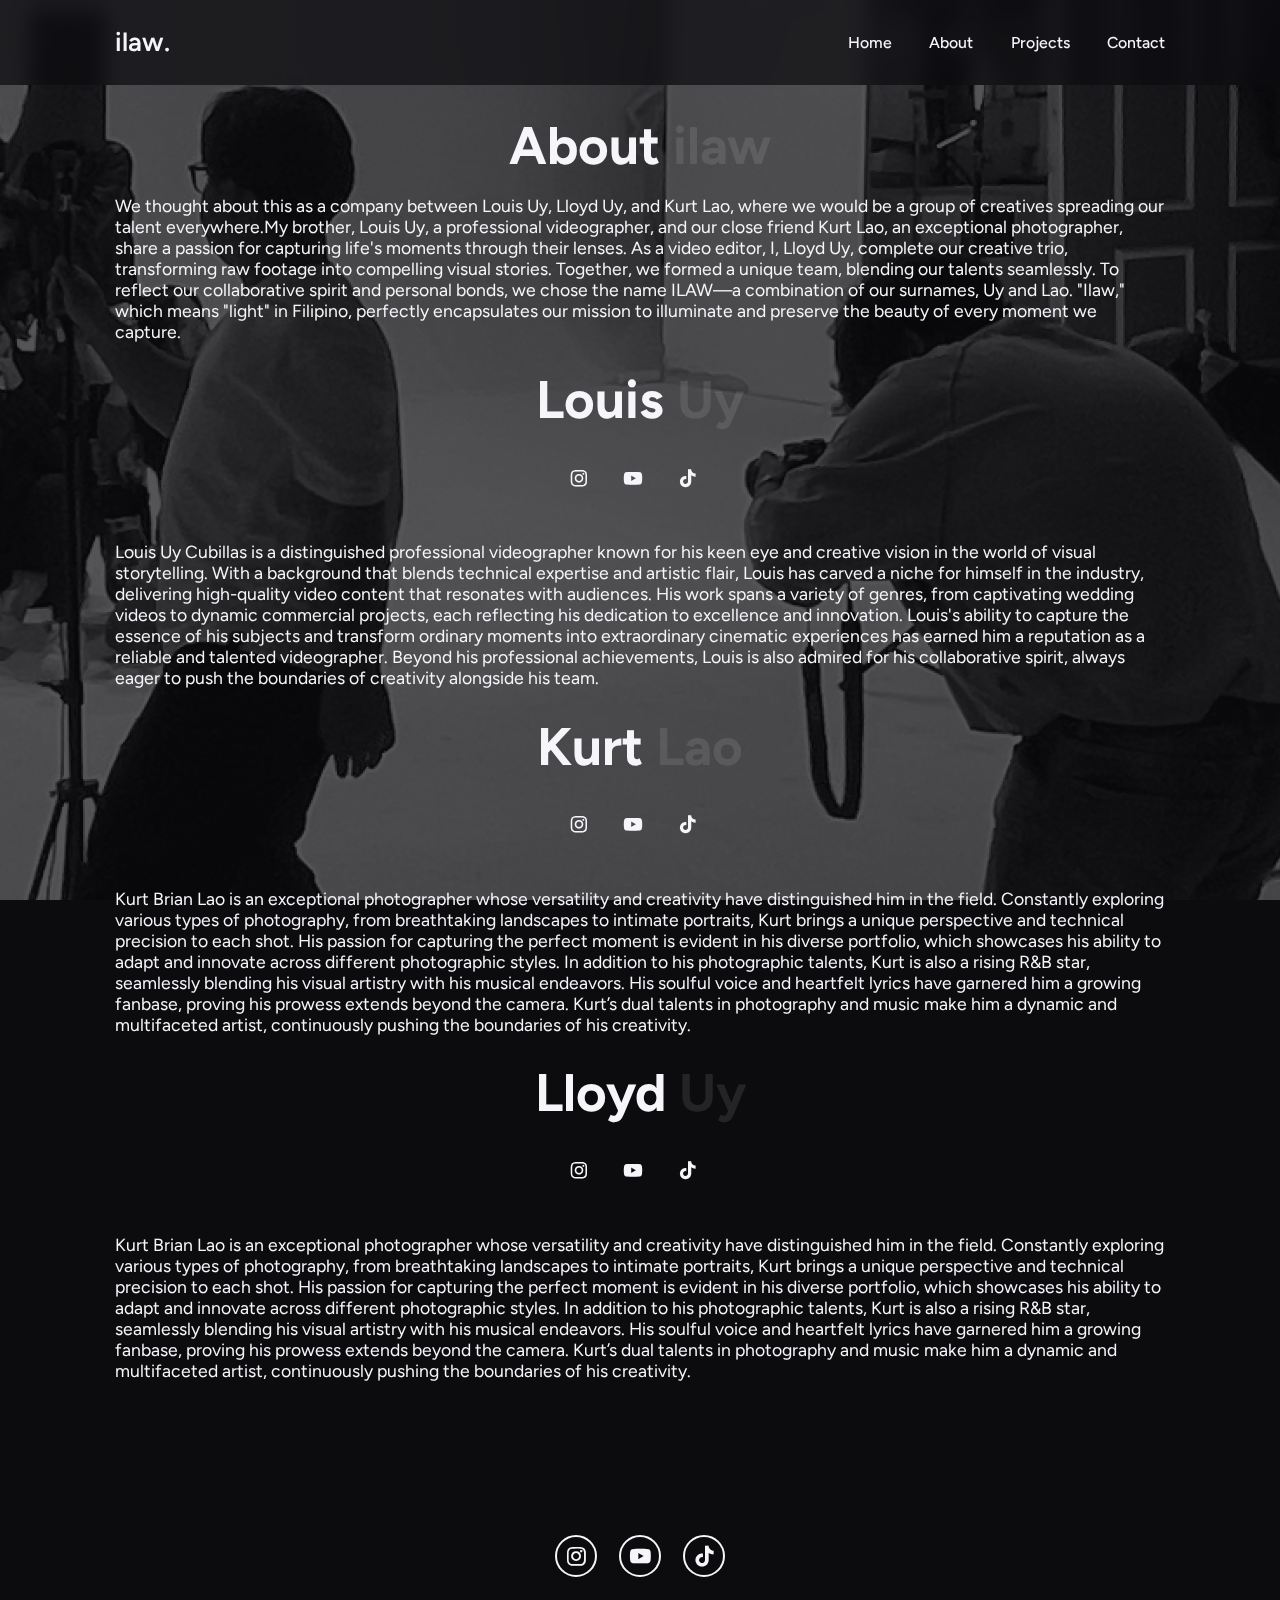
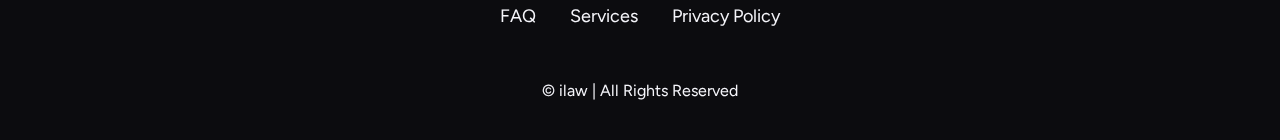
<file: about.html>
<!DOCTYPE html>
<html lang="en">

<head>
    <meta charset="UTF-8">
    <meta name="viewport" content="width=device-width, initial-scale=1.0">
    <title>Ilaw</title>
    <link rel="stylesheet" href="styles.css">
    <link href='https://unpkg.com/boxicons@2.1.4/css/boxicons.min.css' rel='stylesheet'>
</head>

<body>

    <header class="header">
        <a href="index.html" class="logo">ilaw.</a>

        <i class='bx bx-menu' id="menu-icon"></i>

        <nav class="navbar">
            <a href="index.html">Home</a>
            <a href="about.html">About</a>
            <a href="Project.html">Projects</a>
            <a href="contact.html">Contact</a>
        </nav>

    </header>

    <section class="about" id="about">
        <div class="about-content">
            <h3 class="heading">About <span>ilaw</span></h3>
            <p>We thought about this as a company between Louis Uy, Lloyd Uy, and Kurt Lao, where we would be a group of
                creatives spreading our talent everywhere.My brother, Louis Uy, a professional videographer, and our
                close friend Kurt Lao, an exceptional photographer, share a passion for capturing life's moments through
                their lenses. As a video editor, I, Lloyd Uy, complete our creative trio, transforming raw footage into
                compelling visual stories. Together, we formed a unique team, blending our talents seamlessly. To
                reflect our collaborative spirit and personal bonds, we chose the name ILAW—a combination of our
                surnames, Uy and Lao. "Ilaw," which means "light" in Filipino, perfectly encapsulates our mission to
                illuminate and preserve the beauty of every moment we capture.</p>

            <h3 class="heading">Louis <span>Uy</span></h3>
            <div class="social-icons">
                <a href="https://www.instagram.com/louisuy_/"><i class='bx bxl-instagram'></i></a>
                <a href="https://www.youtube.com/@louisuy_"><i class='bx bxl-youtube'></i></a>
                <a href="https://www.tiktok.com/@louuuuis_"><i class='bx bxl-tiktok'></i></a>
            </div>
            <p>Louis Uy Cubillas is a distinguished professional videographer known for his keen eye and creative vision
                in the world of visual storytelling. With a background that blends technical expertise and artistic
                flair, Louis has carved a niche for himself in the industry, delivering high-quality video content that
                resonates with audiences. His work spans a variety of genres, from captivating wedding videos to dynamic
                commercial projects, each reflecting his dedication to excellence and innovation. Louis's ability to
                capture the essence of his subjects and transform ordinary moments into extraordinary cinematic
                experiences has earned him a reputation as a reliable and talented videographer. Beyond his professional
                achievements, Louis is also admired for his collaborative spirit, always eager to push the boundaries of
                creativity alongside his team.</p>

            <h3 class="heading">Kurt <span>Lao</span></h3>
            <div class="social-icons">
                <a href="https://www.instagram.com/kurtlao._/"><i class='bx bxl-instagram'></i></a>
                <a href="https://www.youtube.com/@kurtlao"><i class='bx bxl-youtube'></i></a>
                <a href="https://www.tiktok.com/@kahootmaster03"><i class='bx bxl-tiktok'></i></a>
            </div>
            <p>Kurt Brian Lao is an exceptional photographer whose versatility and creativity have distinguished him in
                the
                field. Constantly exploring various types of photography, from breathtaking landscapes to intimate
                portraits, Kurt brings a unique perspective and technical precision to each shot. His passion for
                capturing the perfect moment is evident in his diverse portfolio, which showcases his ability to adapt
                and innovate across different photographic styles. In addition to his photographic talents, Kurt is also
                a rising R&B star, seamlessly blending his visual artistry with his musical endeavors. His soulful voice
                and heartfelt lyrics have garnered him a growing fanbase, proving his prowess extends beyond the camera.
                Kurt’s dual talents in photography and music make him a dynamic and multifaceted artist, continuously
                pushing the boundaries of his creativity.</p>

            <h3 class="heading">Lloyd <span>Uy</span></h3>
            <div class="social-icons">
                <a href="https://www.instagram.com/uy.dyoll/"><i class='bx bxl-instagram'></i></a>
                <a href="https://www.youtube.com/channel/UC84FzixZ-cAiD1XF0wIfDhQ"><i class='bx bxl-youtube'></i></a>
                <a href="https://www.tiktok.com/@someguynamedlloyd"><i class='bx bxl-tiktok'></i></a>
            </div>
            <p>Kurt Brian Lao is an exceptional photographer whose versatility and creativity have distinguished him in
                the
                field. Constantly exploring various types of photography, from breathtaking landscapes to intimate
                portraits, Kurt brings a unique perspective and technical precision to each shot. His passion for
                capturing the perfect moment is evident in his diverse portfolio, which showcases his ability to adapt
                and innovate across different photographic styles. In addition to his photographic talents, Kurt is also
                a rising R&B star, seamlessly blending his visual artistry with his musical endeavors. His soulful voice
                and heartfelt lyrics have garnered him a growing fanbase, proving his prowess extends beyond the camera.
                Kurt’s dual talents in photography and music make him a dynamic and multifaceted artist, continuously
                pushing the boundaries of his creativity.</p>
        </div>


    </section>

    <footer class="footer">
        <div class="social-icons">
            <a href=""><i class='bx bxl-instagram'></i></a>
            <a href=""><i class='bx bxl-youtube'></i></a>
            <a href=""><i class='bx bxl-tiktok'></i></a>
        </div>

        <ul class="list">
            <li>
                <a href="faq.html">FAQ</a>
            </li>
            <li>
                <a href="services.html">Services</a>
            </li>
            <li>
                <a href="privacy.html">Privacy Policy</a>
            </li>
        </ul>
        <p class="copyright">
            © ilaw | All Rights Reserved
        </p>
    </footer>
</body>

<script src="script.js"></script>
<script src="menu.js"></script>

</html>
</file>
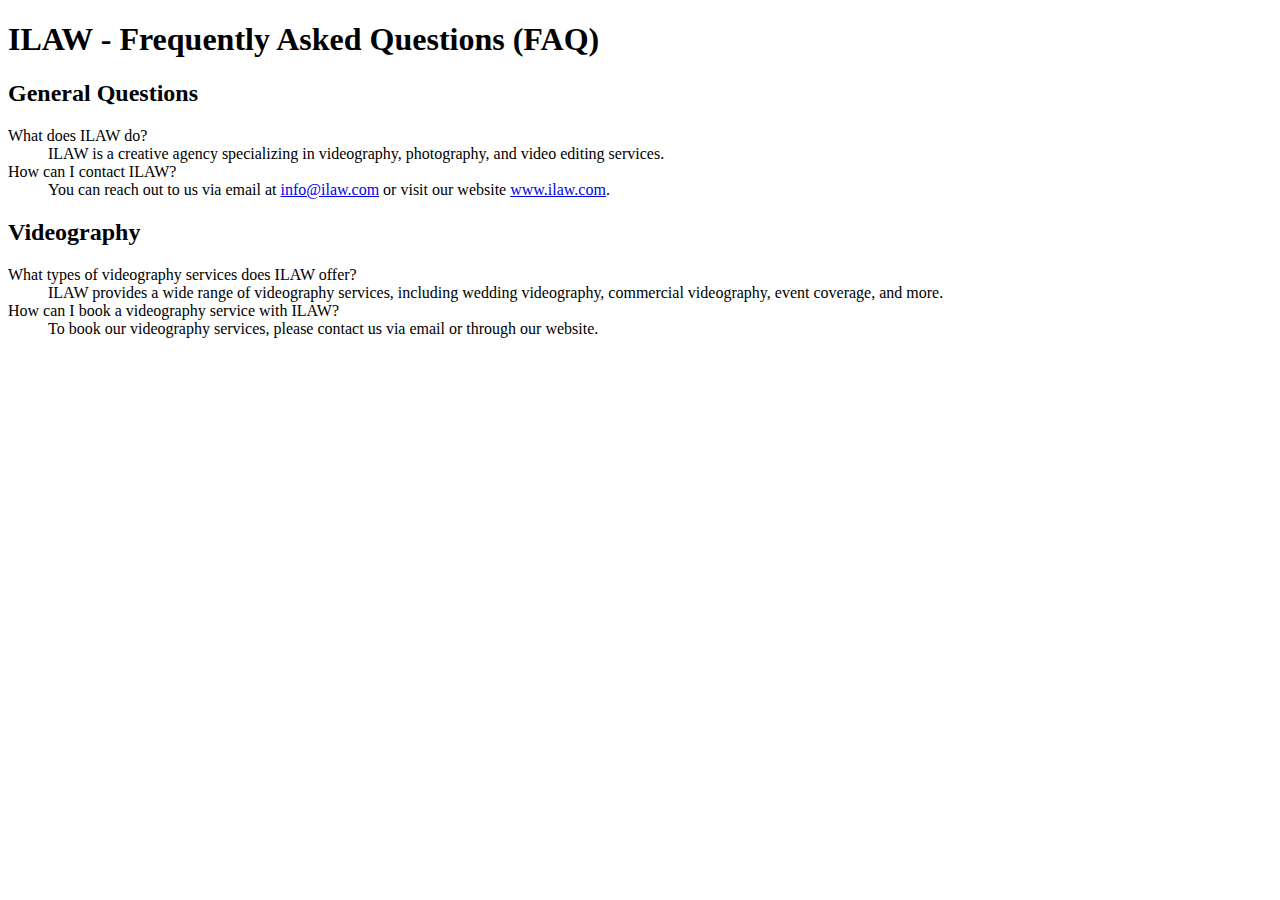
<file: faq.html>
<!DOCTYPE html>
<html lang="en">
<head>
    <meta charset="UTF-8">
    <meta name="viewport" content="width=device-width, initial-scale=1.0">
    <title>ILAW - FAQ</title>
</head>
<body>

<h1>ILAW - Frequently Asked Questions (FAQ)</h1>

<h2>General Questions</h2>

<dl>
    <dt>What does ILAW do?</dt>
    <dd>ILAW is a creative agency specializing in videography, photography, and video editing services.</dd>

    <dt>How can I contact ILAW?</dt>
    <dd>You can reach out to us via email at <a href="mailto:info@ilaw.com">info@ilaw.com</a> or visit our website <a href="index.html">www.ilaw.com</a>.</dd>
</dl>

<h2>Videography</h2>

<dl>
    <dt>What types of videography services does ILAW offer?</dt>
    <dd>ILAW provides a wide range of videography services, including wedding videography, commercial videography, event coverage, and more.</dd>

    <dt>How can I book a videography service with ILAW?</dt>
    <dd>To book our videography services, please contact us via email or through our website.</dd>
</dl>

<!-- Additional FAQ sections can be added here -->

</body>
</html>
</file>
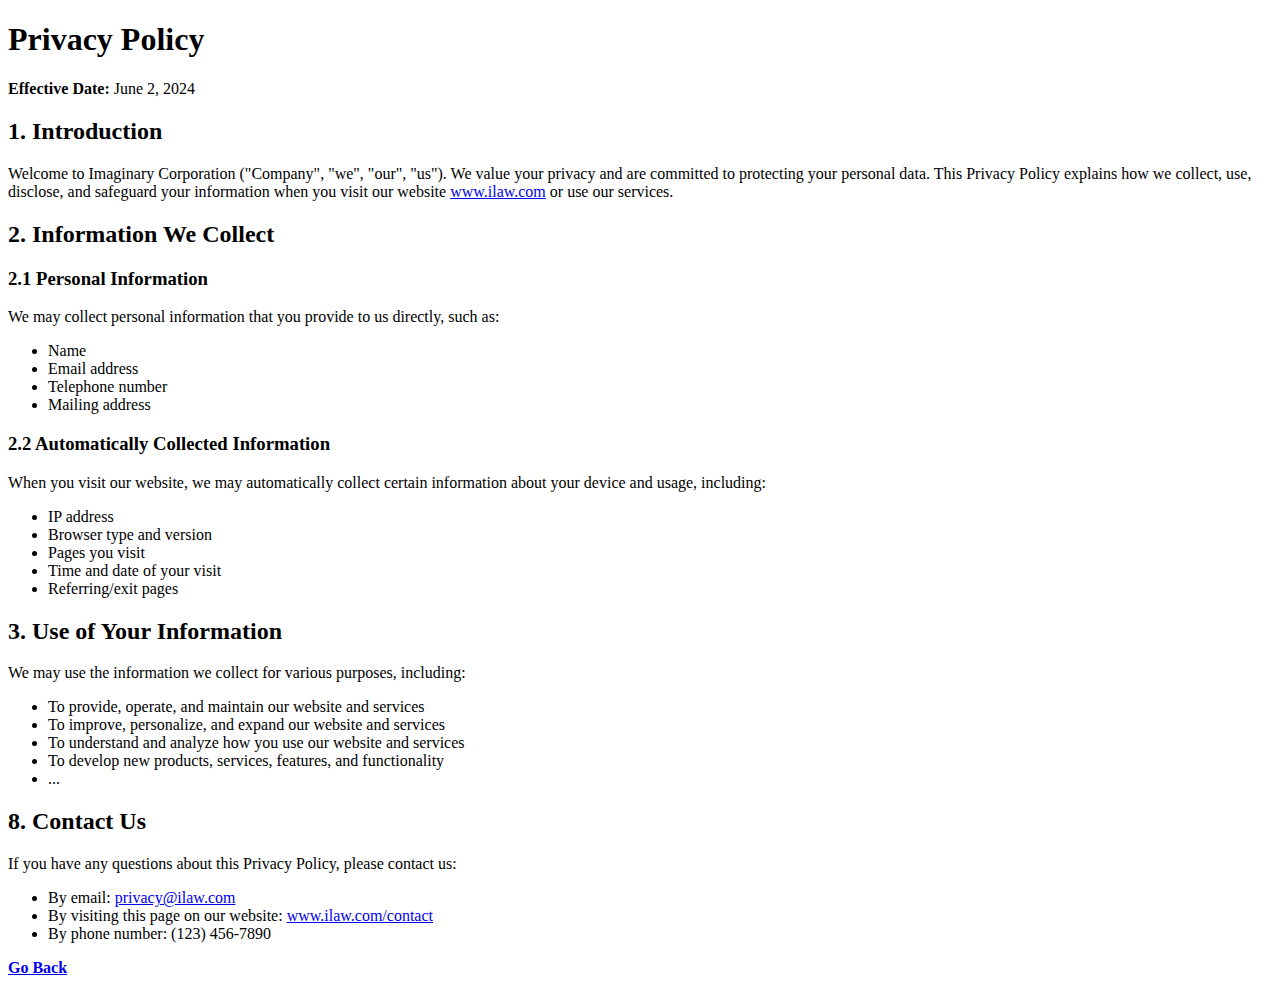
<file: privacy.html>
<!DOCTYPE html>
<html lang="en">

<head>
    <meta charset="UTF-8">
    <meta name="viewport" content="width=device-width, initial-scale=1.0">
    <title>Privacy Policy</title>
</head>

<body>

    <h1>Privacy Policy</h1>

    <p><strong>Effective Date:</strong> June 2, 2024</p>

    <h2>1. Introduction</h2>

    <p>Welcome to Imaginary Corporation ("Company", "we", "our", "us"). We value your privacy and are committed to
        protecting your personal data. This Privacy Policy explains how we collect, use, disclose, and safeguard your
        information when you visit our website <a href="index.html">www.ilaw.com</a> or use
        our services.</p>

    <h2>2. Information We Collect</h2>

    <h3>2.1 Personal Information</h3>
    <p>We may collect personal information that you provide to us directly, such as:</p>
    <ul>
        <li>Name</li>
        <li>Email address</li>
        <li>Telephone number</li>
        <li>Mailing address</li>
    </ul>

    <h3>2.2 Automatically Collected Information</h3>
    <p>When you visit our website, we may automatically collect certain information about your device and usage,
        including:</p>
    <ul>
        <li>IP address</li>
        <li>Browser type and version</li>
        <li>Pages you visit</li>
        <li>Time and date of your visit</li>
        <li>Referring/exit pages</li>
    </ul>

    <h2>3. Use of Your Information</h2>

    <p>We may use the information we collect for various purposes, including:</p>
    <ul>
        <li>To provide, operate, and maintain our website and services</li>
        <li>To improve, personalize, and expand our website and services</li>
        <li>To understand and analyze how you use our website and services</li>
        <li>To develop new products, services, features, and functionality</li>
        <li>...</li>
    </ul>

    <!-- Additional sections omitted for brevity -->

    <h2>8. Contact Us</h2>

    <p>If you have any questions about this Privacy Policy, please contact us:</p>
    <ul>
        <li>By email: <a href="mailto:privacy@ilaw.com">privacy@ilaw.com</a></li>
        <li>By visiting this page on our website: <a href="contact.html">www.ilaw.com/contact</a></li>
        <li>By phone number: (123) 456-7890</li>
    </ul>

    <p><strong><a href="index.html">Go Back</a></strong></p>

</body>

</html>
</file>
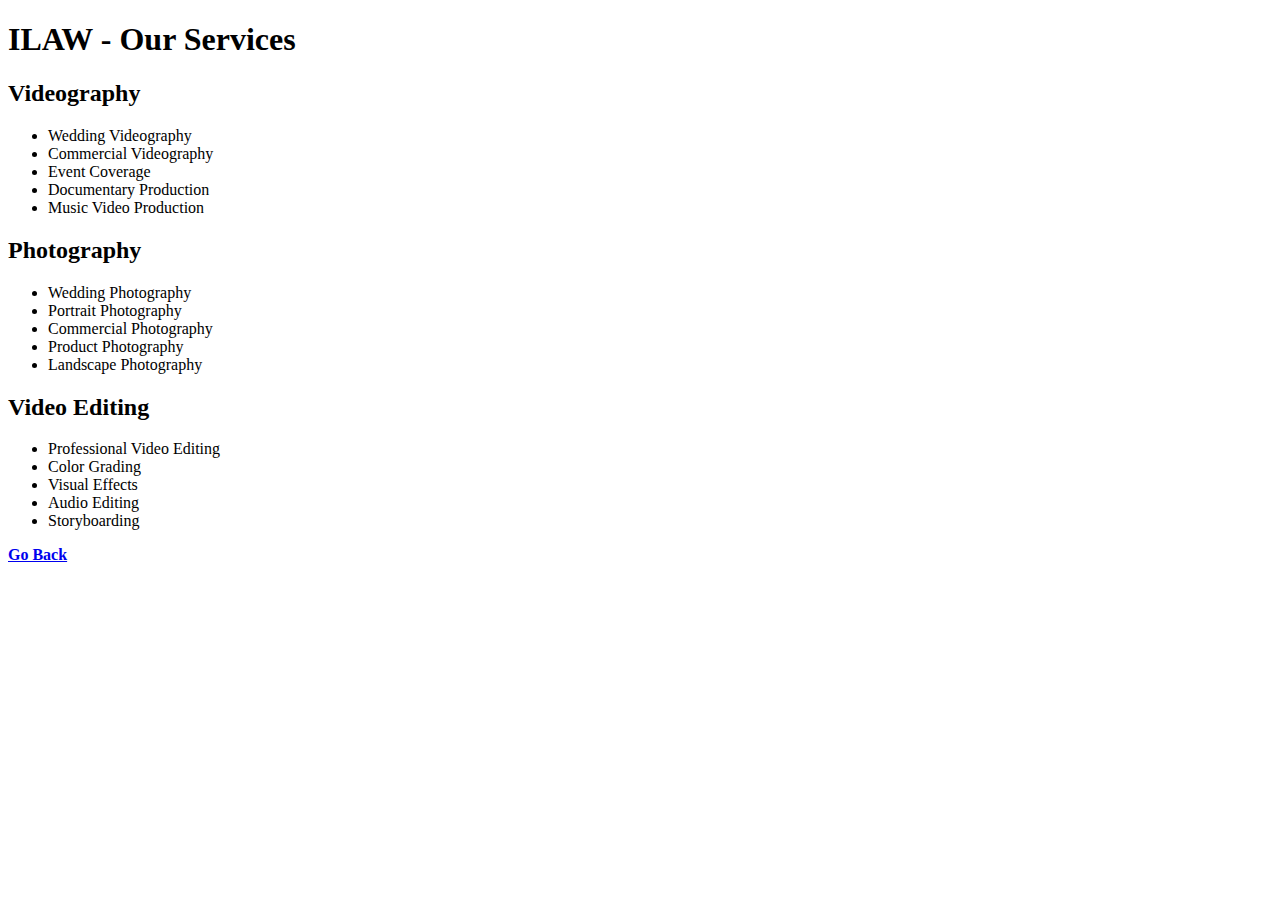
<file: services.html>
<!DOCTYPE html>
<html lang="en">
<head>
    <meta charset="UTF-8">
    <meta name="viewport" content="width=device-width, initial-scale=1.0">
    <title>ILAW - Services</title>
</head>
<body>

<h1>ILAW - Our Services</h1>

<h2>Videography</h2>

<ul>
    <li>Wedding Videography</li>
    <li>Commercial Videography</li>
    <li>Event Coverage</li>
    <li>Documentary Production</li>
    <li>Music Video Production</li>
</ul>

<h2>Photography</h2>

<ul>
    <li>Wedding Photography</li>
    <li>Portrait Photography</li>
    <li>Commercial Photography</li>
    <li>Product Photography</li>
    <li>Landscape Photography</li>
</ul>

<h2>Video Editing</h2>

<ul>
    <li>Professional Video Editing</li>
    <li>Color Grading</li>
    <li>Visual Effects</li>
    <li>Audio Editing</li>
    <li>Storyboarding</li>
</ul>

<!-- Additional service categories and details can be added here -->

<p><strong><a href="index.html">Go Back</a></strong></p>
</body>
</html>
</file>
<file: styles.css>
@import url('https://fonts.googleapis.com/css2?family=Figtree:ital,wght@0,300..900;1,300..900&display=swap');

* {
    margin: 0;
    padding: 0;
    box-sizing: border-box;
    text-decoration: none;
    border: none;
    outline: none;
    scroll-behavior: smooth;
    font-family: "Figtree", sans-serif;
}

:root {
    --bg-color: #0c0c0f;
    --text-color: #f5f5fa;
}

body {
    background: var(--bg-color);
    color: var(--text-color);
    overflow-y: hidden;
}

body::-webkit-scrollbar {
    display: none;
}

html {
    font-size: 62.5%;
    overflow-x: hidden;
}


.header {
    position: fixed;
    top: 0;
    left: 0;
    width: 100%;
    padding: 3rem 9%;
    background: rgba(12, 12, 15, 0.7);
    backdrop-filter: blur(10px);
    display: flex;
    justify-content: space-between;
    align-items: center;
    z-index: 100;
}

.logo {
    font-size: 3rem;
    color: var(--text-color);
    cursor: pointer;
    transition: 0.3s ease-in-out;
    font-weight: 600;
    align-items: center;
}

.logo:hover {
    text-shadow: 0 0 10px rgba(247, 203, 11, 0.904), 0 0 20px rgba(247, 203, 11, 0.904), 0 0 30px rgba(247, 203, 11, 0.904)
}

.navbar a {
    font-size: 1.8rem;
    color: var(--text-color);
    margin-left: 4rem;
    font-weight: 500;
    transition: 0.3s ease-in-out;
    border-bottom: 3px solid transparent;

}

.navbar a:hover {
    transform: scale(1.1);
    text-shadow: 0 0 10px rgba(247, 203, 11, 0.904), 0 0 20px rgba(247, 203, 11, 0.904), 0 0 30px rgba(247, 203, 11, 0.904);
}

#menu-icon {
    display: none;
    font-size: 3.6rem;
    color: var(--main-color);
}

section {
    min-height: 100vh;
    padding: 10rem 9% 10rem;
}

.heading span:hover {
    color: rgb(255, 255, 255);
    text-shadow: 0 0 10px rgba(247, 203, 11, 0.904), 0 0 20px rgba(247, 203, 11, 0.904), 0 0 30px rgba(247, 203, 11, 0.904);
}

.heading span {
    color: rgba(255, 255, 255, 0.1);
    transition: color 0.5s ease-in-out, text-shadow 0.5s ease-in-out;
    cursor: default;
}

.home {
    display: flex;
    justify-content: center; /* Horizontally center the contents */
    align-items: center; /* Vertically center the contents */
    gap: 10rem;
    color: var(--text-color);
}

.home .home-content {
    text-align: center; /* Center the text inside the div */
}


.bg-clip {
    position: absolute; 
    right: 0;
    bottom: 0;
    z-index: -1;
    overflow: hidden;
    filter: grayscale(100%) opacity(0.3) blur(5px);
}

@media (min-aspect-ratio: 16/9){
    .bg-clip{
        width: 100%;
        height: auto;
    }
}

@media (max-aspect-ratio: 16/9){
    .bg-clip{
        width: auto;
        height: 100%;
    }
}

.home-content {
    display: flex;
    align-items: center;
    justify-content: center;
    flex-direction: column;
    text-align: center;
    margin-top: 3rem;
    cursor: default;
}

.heading {
    text-align: center;
    font-size: 6rem;
}

.home-content p {
    font-size: 1.6rem;
    margin: 2rem 0 3rem;
}

.button {
    display: inline-block;
    font-size: 1.6rem;
    color: var(--text-color);
    letter-spacing: 0.1rem;
    font-weight: 600;
    transition: 0.2s ease-in-out;
    cursor: pointer;
}

.button:hover {
    transform: scale(1.05);
    box-shadow: 0 0 25px var(--main-color);
    text-shadow: 0 0 10px rgba(247, 203, 11, 0.904), 0 0 20px rgba(247, 203, 11, 0.904), 0 0 30px rgba(247, 203, 11, 0.904);
}

.about-content {
    display: flex;
    align-items: center;
    justify-content: center;
    flex-direction: column;
    text-align: left;
    margin-top: 3rem;
    cursor: default;
}

.about-content p{
    font-size: 2rem;
    margin: 2rem 0 3rem;
}

.contact::before, .about-content::before {
    content: '';
    background-image: url('image00001.jpeg');
    background-repeat: no-repeat;
    background-position: center;
    background-attachment: fixed; /* Keep the image fixed when scrolling */
    background-size: cover;
    position: fixed; /* Use absolute positioning */
    top: 0;
    left: 0;
    bottom: 0;
    right: 0;
    filter: grayscale(100%);
    opacity: 0.3;
    z-index: -1; /* Ensure the background is behind the content */
}

.social-icons a{
    display: inline-flex;
    justify-content: center;
    align-items: center;
    width: 4.5rem;
    height: 4.5rem;
    background: transparent;
    border: 0.2rem solid var(--main-color);
    font-size: 2.5rem;
    border-radius: 50%;
    color: var(--main-color);
    margin: 3rem 1.5rem 3rem 0;
    transition: 0.2s ease-in-out;
}

.social-icons a:hover{
    color: white;
    text-shadow: 0 0 10px rgba(247, 203, 11, 0.904), 0 0 20px rgba(247, 203, 11, 0.904), 0 0 30px rgba(247, 203, 11, 0.904);
    transform: scale(1.3)translateY(-5px);
}


.projects::before {
    content:'';
    background-image: url('image00001.jpeg');
    background-repeat: no-repeat;
    background-position: center;
    background-attachment: fixed;
    background-size: cover;
    position: fixed;
    top: 0;
    left: 0;
    bottom: 0;
    right: 0;
    opacity: 0.3;

}



.swiper-slide {
    z-index: 1;
    max-width: 800px;
    width: 100%;
    transition: width 700ms ease;
}

.slider-video {
    position: relative;
    overflow: hidden;
    line-height: 0;
    border-radius: 2rem;
    opacity: 1;
}

.swiper-slide video {
    width: 100%;
    opacity: 1;
}

.swiper-btns {
    max-width: 800px;
    width: 100%;
    height: 70px;
    margin: auto;
    display: flex;
    align-items: center;
    justify-content: space-between;
    position: absolute;
    top: 0;
    bottom: 0;
    right: 0;
    left: 0;
    line-height: 0;
}

.swiper-slide h3 {
    position: absolute;
    display: inline-block;
    overflow: hidden;
    left: 20px;
    bottom: 30px;
    z-index: 11;
    font-size: 6rem;
}

@media(max-width:1285px) {
    html {
        font-size: 55%;
    }
}

@media(max-width:991px) {
    header {
        padding: 2rem 3%;
    }

    section {
        padding: 10rem 3% 2rem;
    }
}

@media(max-width:895px) {
    #menu-icon {
        display: block;
    }

    .header.logo {
        justify-content: center;
        align-items: center;
    }

    .navbar {
        position: absolute;
        top: 100%;
        right: 0;
        width: 50%;
        padding: 1rem 3%;
        background: rgba(12, 12, 15, 0.89);
        backdrop-filter: blur(20px);
        display: none;
    }

    .navbar.active {
        display: block;
        
    }

    .navbar a{
        display: block;
        font-size: 1.9rem;
        margin: 1rem 0;
        color: white;
        text-align: right;
    }
}

.contact form {
    max-width: 70rem;
    margin: 1rem auto;
    text-align: center;
    margin-bottom: 3rem;
}

.contact form .input-box {
    display: flex;
    justify-content: center;
    flex-wrap: wrap;
}

.contact form .input-box input, .contact form textarea {
    width: 100%;
    padding: 1.5rem;
    font-size: 1.6rem;
    color: #f5f5fa;
    background-color: var(--bg-color);
    border-radius: 0.8rem;
    border: 2px solid #f5f5fa;
    margin: 1rem 0;
    resize: none;

}


.contact form .button {
    background-color: #0c0c0f;
    margin-top: 2rem;
    border-radius: 0.8rem;
    border: 2px transparent;
    padding: 1rem;
}

.footer {
    position: relative;
    bottom: 0;
    width: 100%;
    padding: 40px 0;
    background-color: #0c0c0f;
}

.footer .social-icons {
     text-align: center;
     padding-bottom: 25px;
}

.footer .social-icons a {
    font-size: 25px;
     border: 2px solid #f5f5fa;
     width: 42px;
     height: 42px;
     line-height: 42px;
     display: inline-block;
     text-align: center;
     border-radius: 50%;
     margin: 0 10px;
     transition: 0.3s ease-in-out;
}

.footer ul{
    margin-top: 0;
    padding: 0;
    font-size: 18px;
    line-height: 1.6;
    margin-bottom: 0;
    text-align: center;
}

.footer ul li a {
    color: #f5f5fa;
    border-bottom: 3px solid transparent;
    transition:  0.3s ease-in-out;
}

.footer ul li a:hover{
    text-shadow: 0 0 10px rgba(247, 203, 11, 0.904), 0 0 20px rgba(247, 203, 11, 0.904), 0 0 30px rgba(247, 203, 11, 0.904);
    transform: scale(1.3)translateY(-5px);
}

.footer ul li {
    display: inline-block;
    padding: 0 15px;
}

.footer .copyright {
    margin-top: 50px;
    text-align: center;
    font-size: 16px;
    color: #f5f5fa;
}

/* 
[class*="swiper-button-"]{
    width: 70px;
    height: 70px;
    border-radius: 5%;
    display: inline-flex;
    color: #f5f5fa;
    margin-top: 0;
    top: 0;
    --swiper-navigation-size:35px;
}
[class*="swiper-button-"]:hover{

} */
</file>
